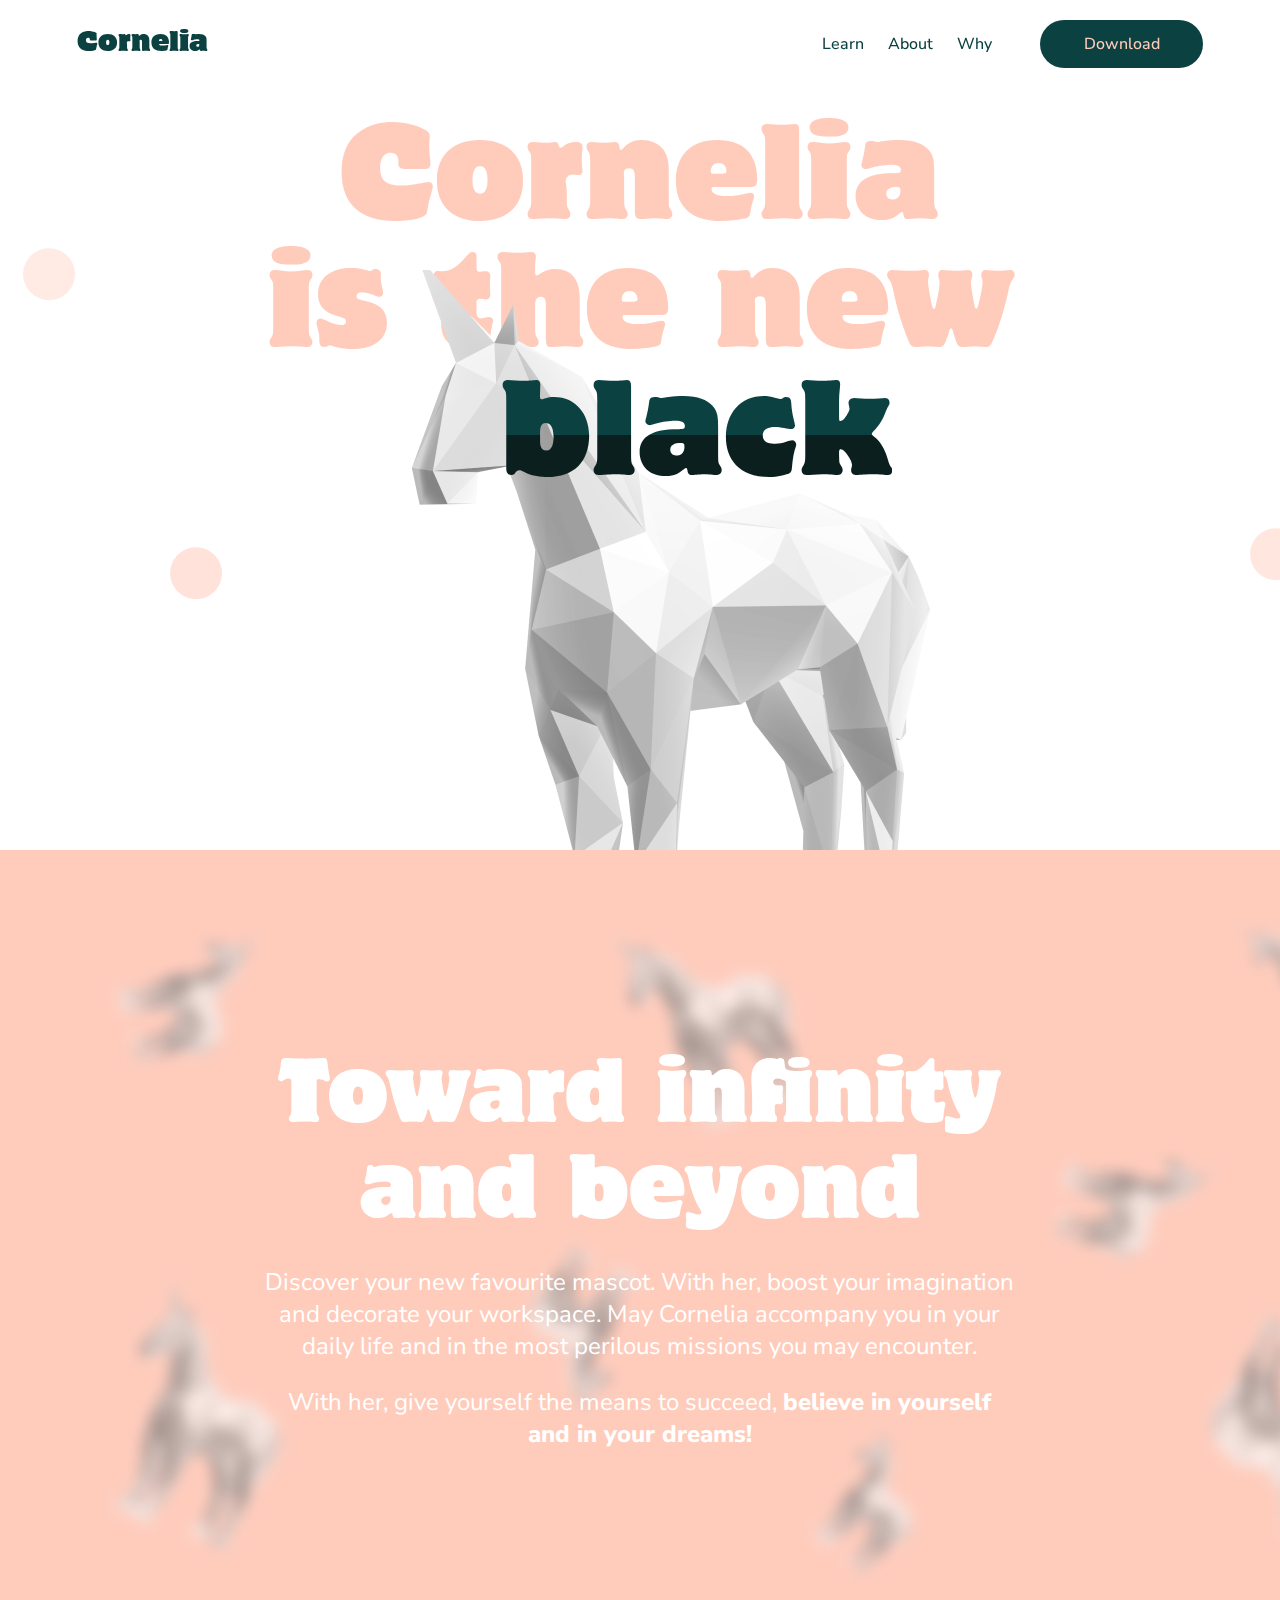
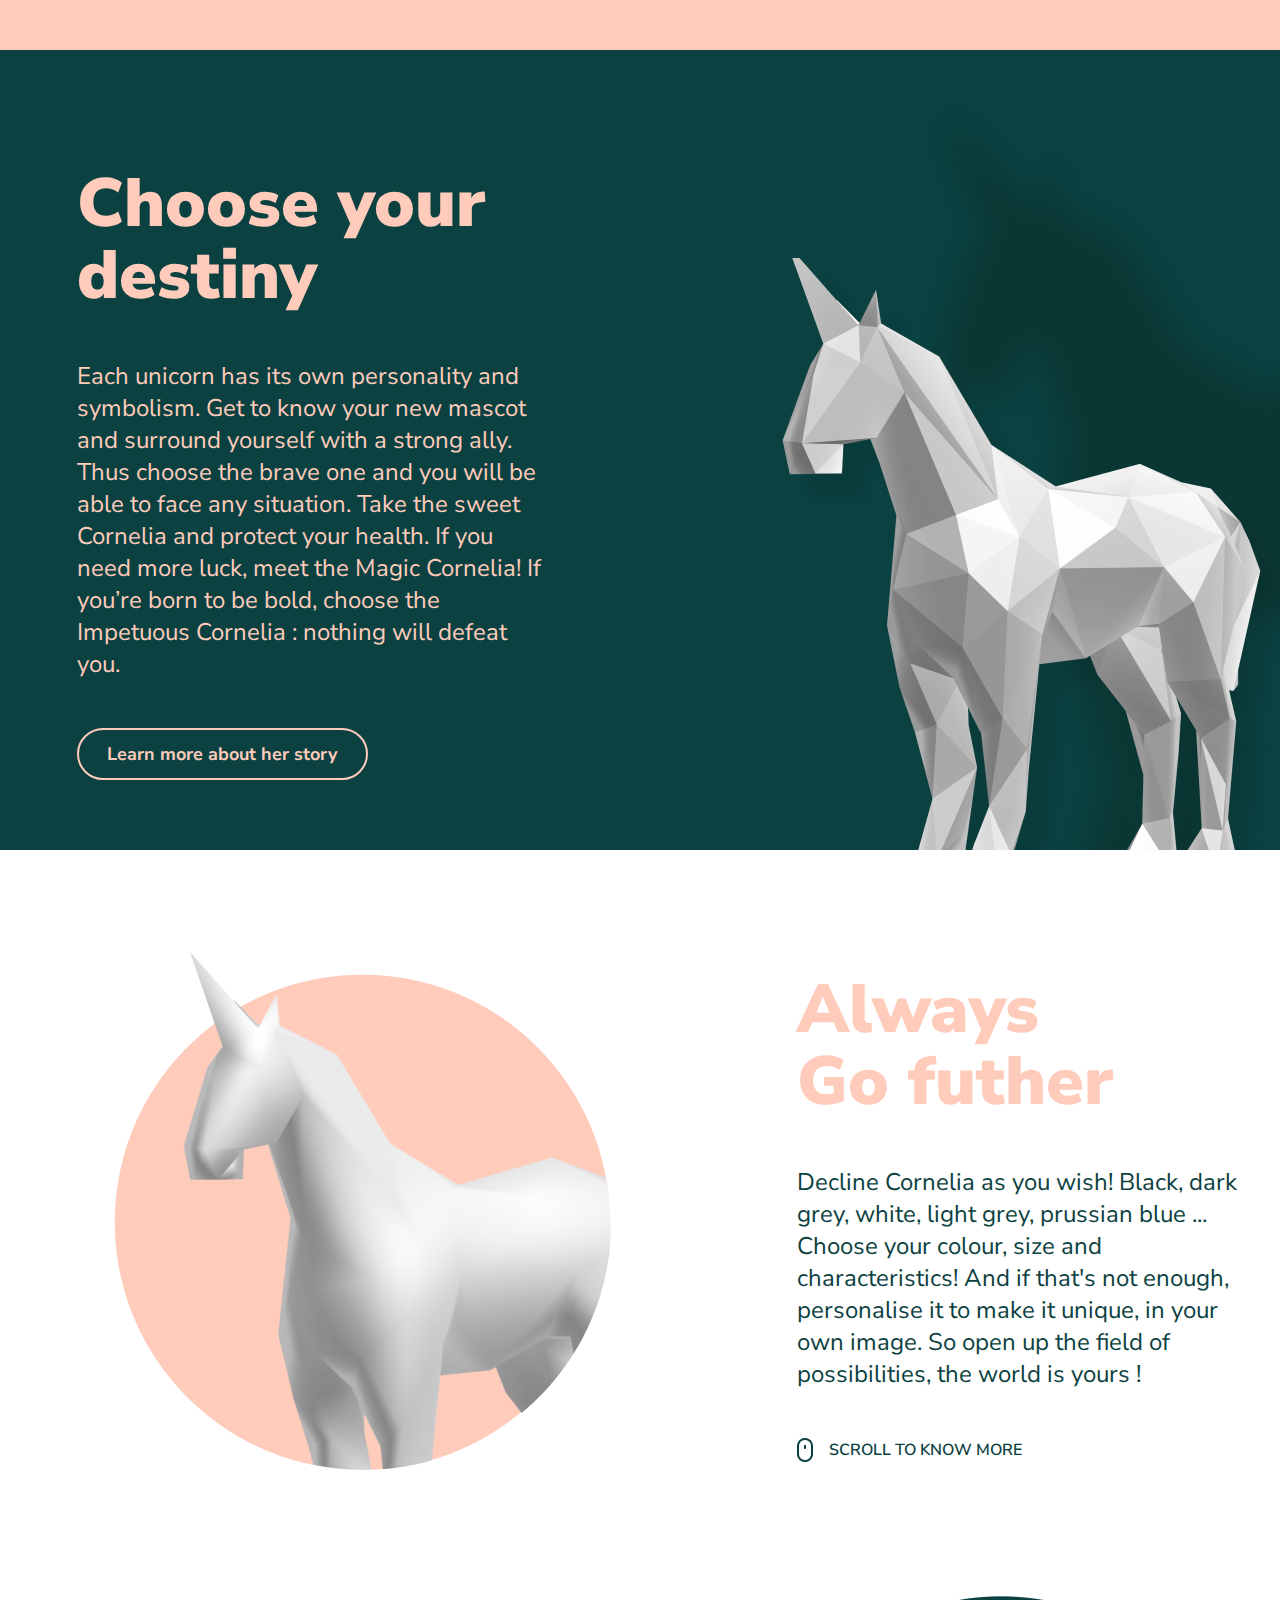
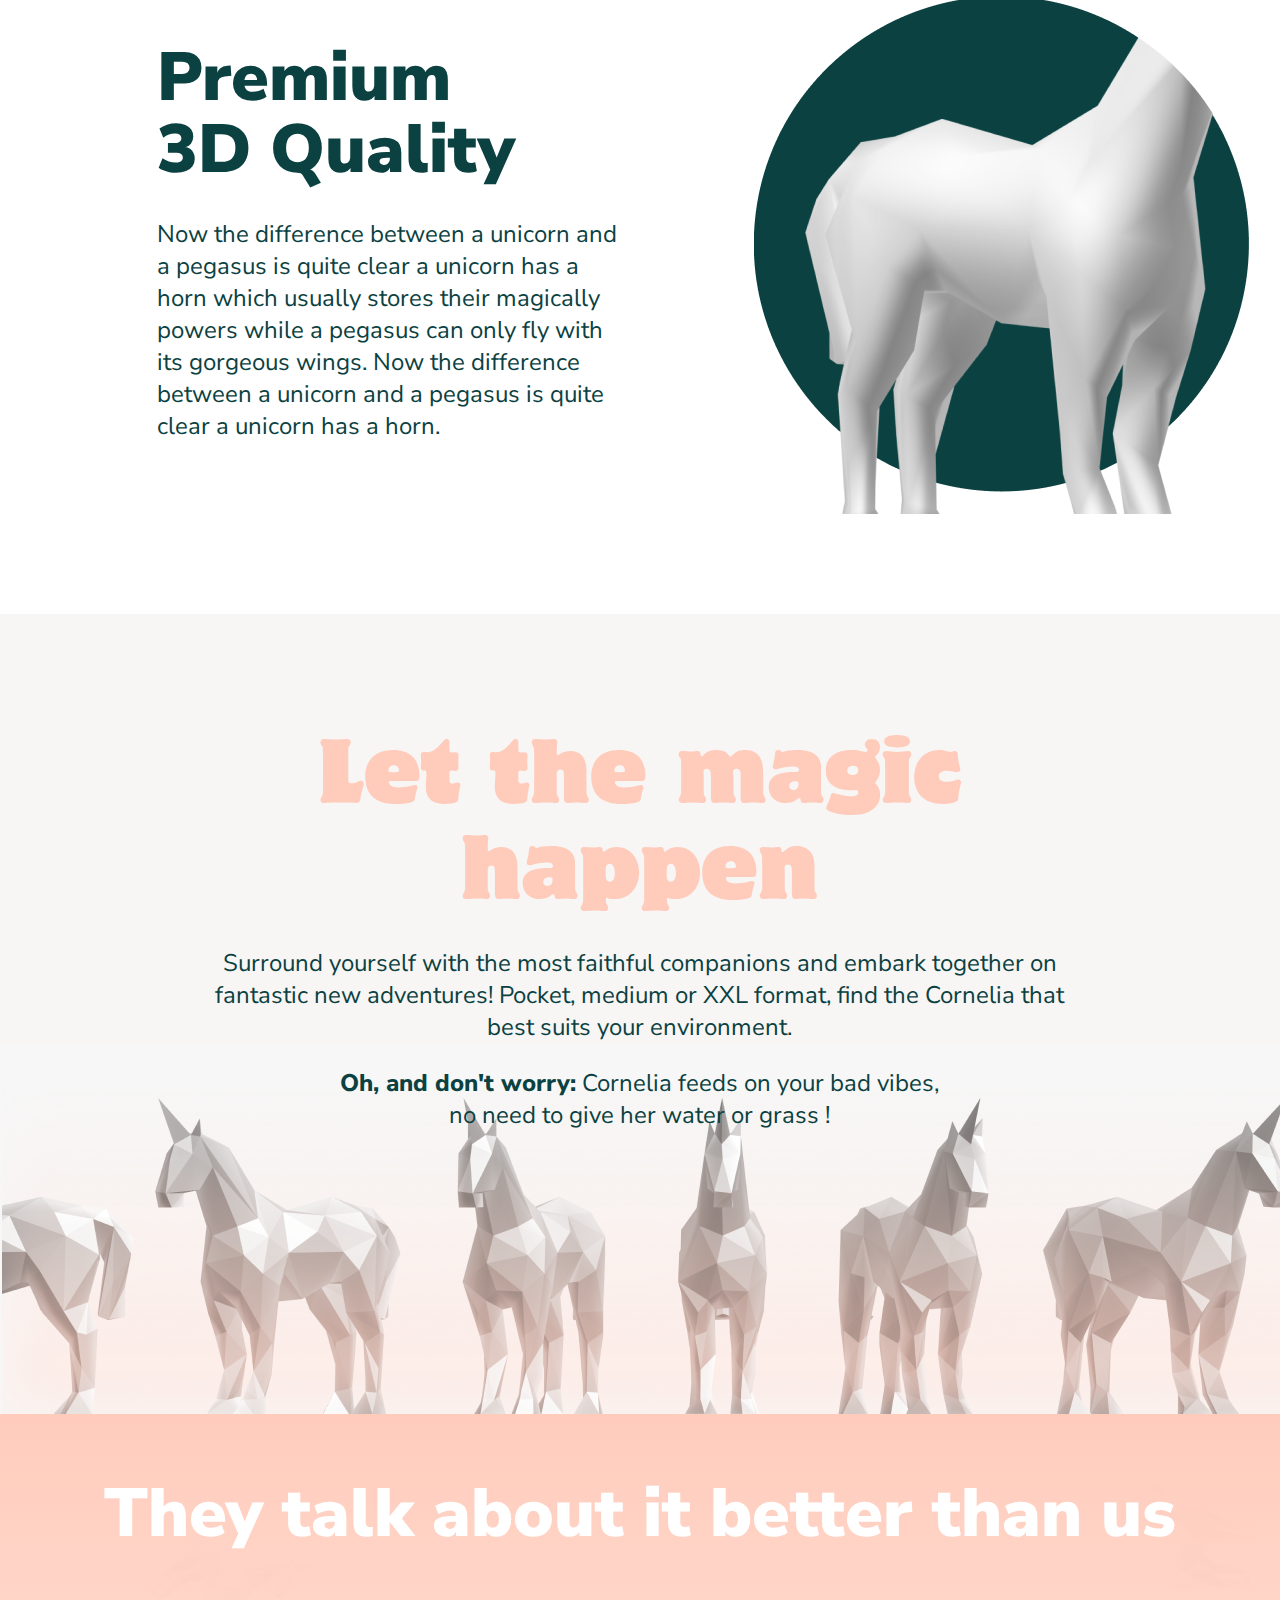
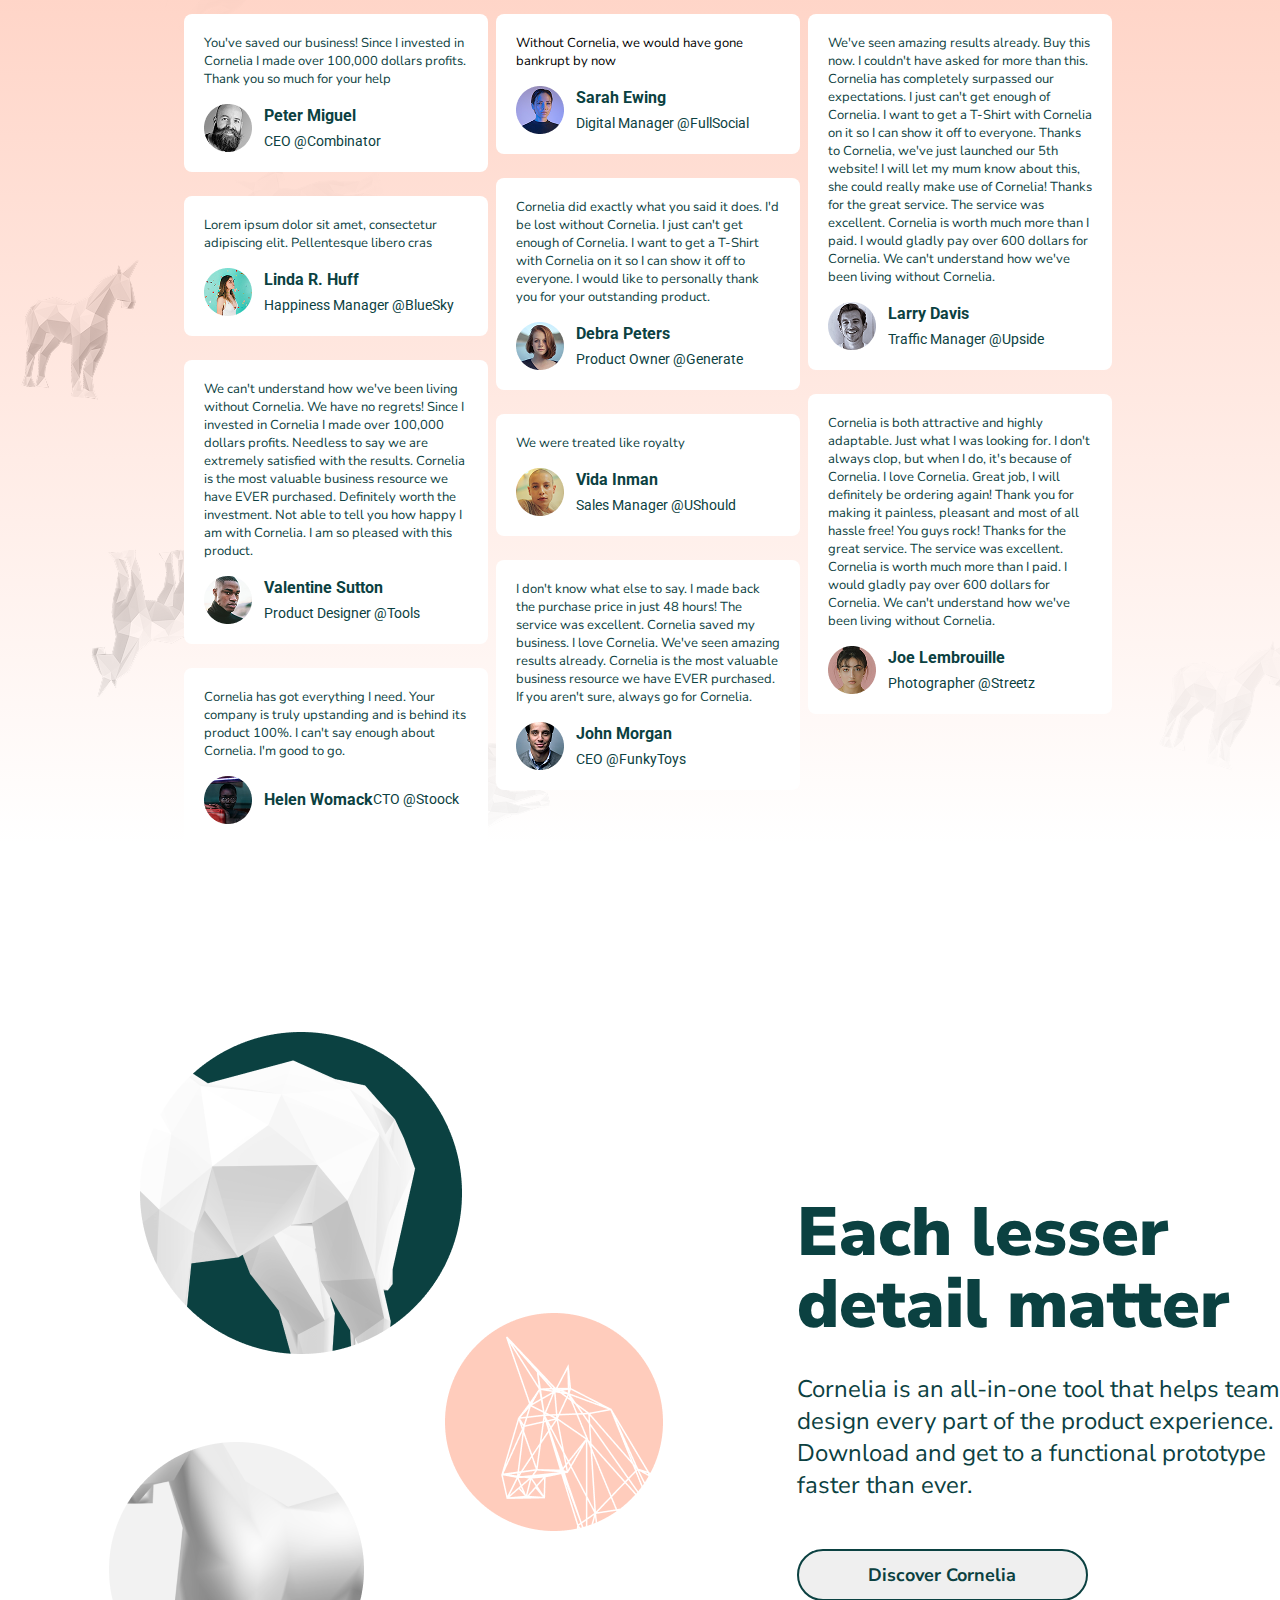
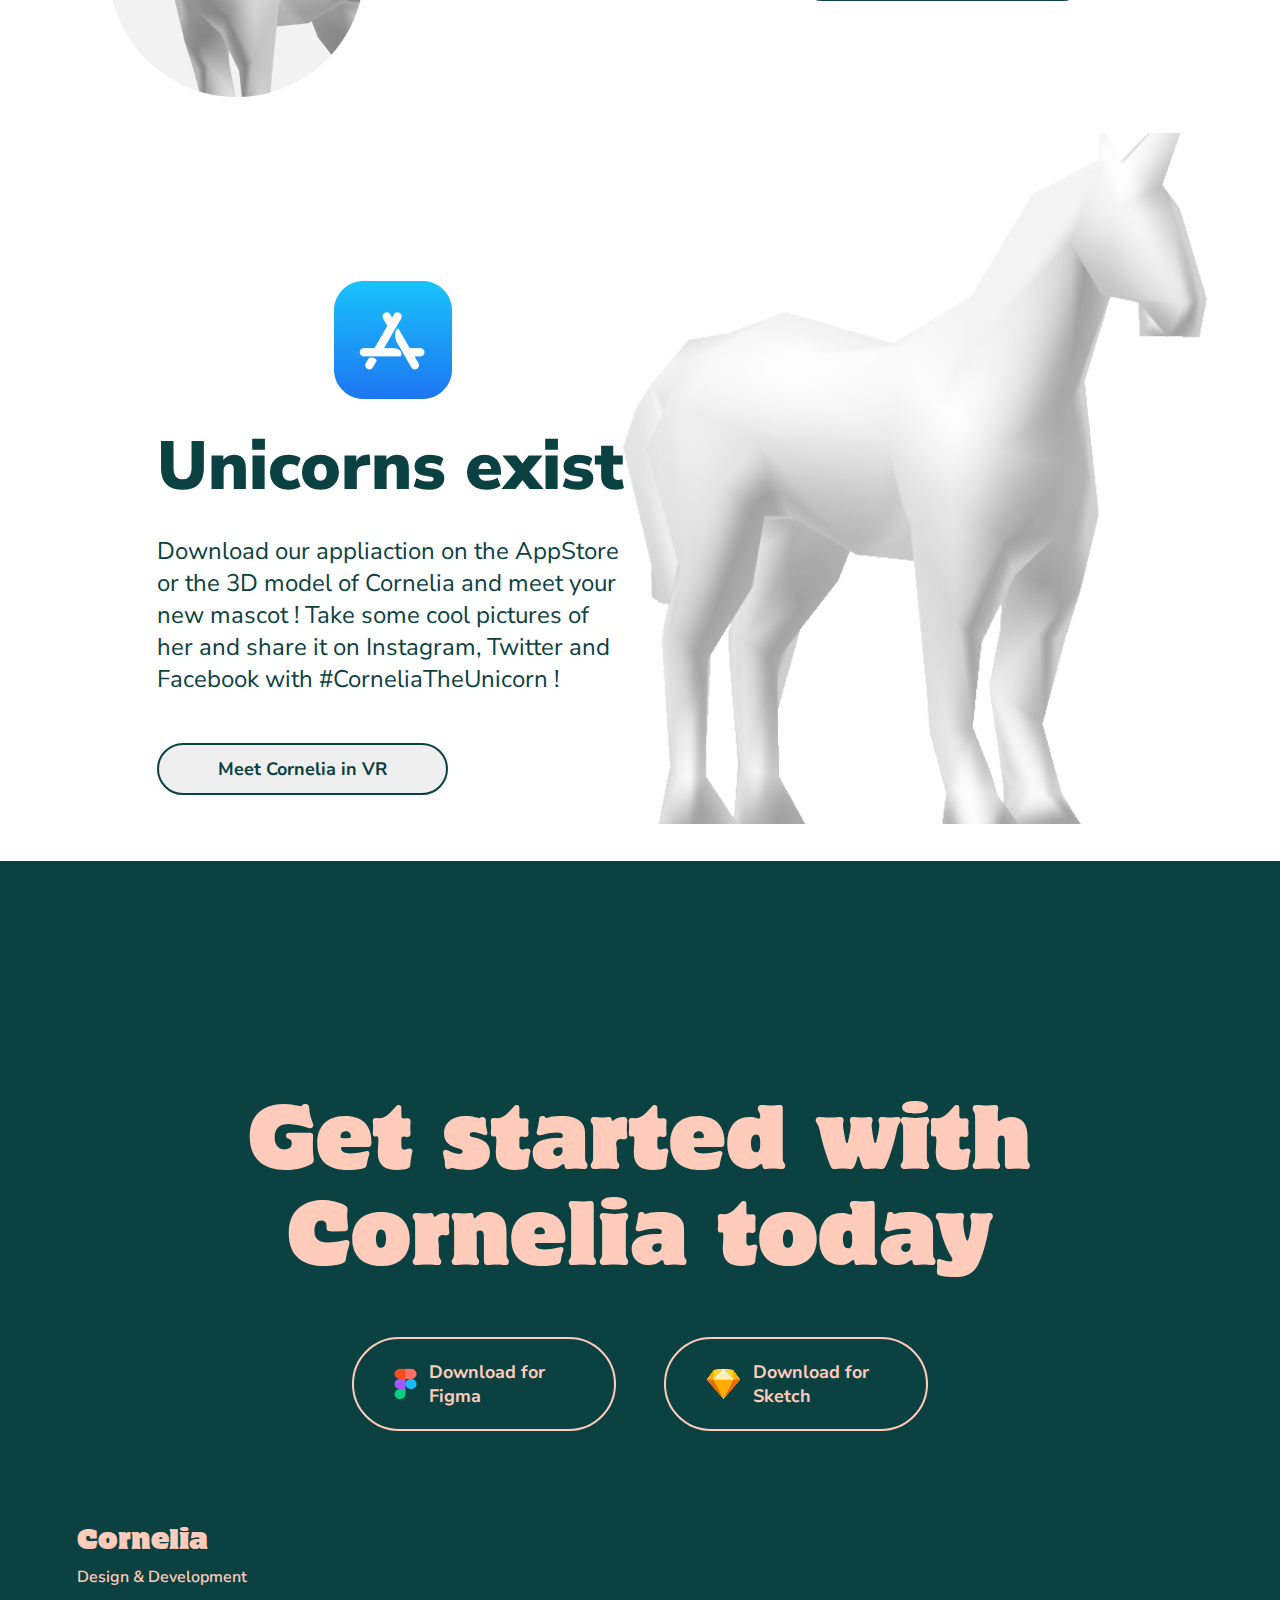
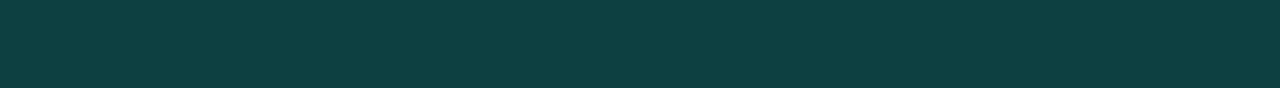
<file: index.html>
<!DOCTYPE html>
<html lang="en">
<head>
    <meta charset="UTF-8">
    <meta name="viewport" content="width=device-width, initial-scale=1.0">
    <title>Cornelia</title>
    <link rel="shortcut icon" href="/assets/favicon.svg" type="image/x-icon">
    <link rel="stylesheet" href="/css/main.css">
</head>
<body>
 <header class="header">
    <div class="header__container">
        <nav class="header__nav">
            <a href="/" class="header__logo">Cornelia</a>
            <div class="header__actions">
                <ul class="header__list">
                    <li class="header__list-item">
                        <a href="/">Learn</a>
                    </li>
                    <li class="header__list-item">
                        <a href="/">About</a>
                    </li>
                    <li class="header__list-item">
                        <a href="/">Why</a>
                    </li>
                </ul>
                <button class="header__download">
                    Download
                </button>
            </div>
        </nav>
    </div>
 </header>    
 <main>
    <section class="hero">
        <div class="hero__container">
            <p class="hero__title">Cornelia is the new</p>
            <p class="hero__title black">black</p>
            <img src="/assets/images/cornelia.png" alt="">
            <img src="/assets/images/eclipse.png" alt="" id="eclipse-1">
            <img src="/assets/images/eclipse.png" alt="" id="eclipse-2">
            <img src="/assets/images/eclipse.png" alt="" id="eclipse-3">
        </div>
    </section>
    <section class="discover">
        <div class="discover__container">
            <div class="discover__text__container">
                <p class="discover__title">Toward infinity and beyond</p>
                <p class="discover__text">Discover your new favourite mascot. With her, boost your imagination and decorate your workspace. May Cornelia accompany you in your daily life and in the most perilous missions you may encounter.</p>
                <p class="discover__text">With her, give yourself the means to succeed, <span>believe in yourself and in your dreams!</span></p>
            </div>
        </div>
    </section>
    <section class="destiny">
        <div class="destiny__container">
            <div class="destiny__text__container">
                <h2 class="destiny__title">Choose your destiny</h2>
                <p class="destiny__text">Each unicorn has its own personality and symbolism. Get to know your new mascot and surround yourself with a strong ally. Thus choose the brave one and you will be able to face any situation. Take the sweet Cornelia and protect your health. If you need more luck, meet the Magic Cornelia! If you’re born to be bold, choose the Impetuous Cornelia : nothing will defeat you.</p>
                <button class="destiny__button">Learn more about her story</button>
            </div>
            <img src="/assets/images/destiny-image.png" alt="" class="destiny__image">
        </div>
    </section>
    <section class="further">
        <div class="further__container">
            <img src="/assets/images/further-image.png" alt="" class="further__image">
            <div class="further__text__container">
                <h2 class="further__title">Always Go futher</h2>
                <p class="further__text">Decline Cornelia as you wish! Black, dark grey, white, light grey, prussian blue ... Choose your colour, size and characteristics! And if that's not enough, personalise it to make it unique, in your own image. So open up the field of possibilities,  the world is yours !</p>
                <div class="further__scroll"><img src="/assets/images/scroll.png" alt=""><p class="">SCROLL TO KNOW MORE</p></div>
            </div>
        </div>
    </section>
    <section class="quality">
        <div class="quality__container">
            <div class="quality__text__container">
                <h2 class="quality__title">Premium 3D Quality</h2>
                <p class="quality__text">Now the difference between a unicorn and a pegasus is quite clear a unicorn has a horn which usually stores their magically powers while a pegasus can only fly with its gorgeous wings. Now the difference between a unicorn and a pegasus is quite clear a unicorn has a horn.</p>
            </div>
            <img src="/assets/images/quality-image.png" alt="" class="quality__image">  
        </div>
    </section>
    <section class="magic">
        <div class="magic__container">
            <div class="magic__text__container">
                <p class="magic__title">Let the magic happen</p>
                <p class="magic__text">Surround yourself with the most faithful companions and embark together on fantastic new adventures! Pocket, medium or XXL format, find the Cornelia that best suits your environment.</p>
                <p class="magic__text mw-600"><span>Oh, and don't worry:</span> Cornelia feeds on your bad vibes, no need to give her water or grass !</span></p>
            </div>
        </div>
    </section>
    <section class="testimonials">
        <div class="testimonials__container">
            <p class="testimonials__title">They talk about it better than us</p>
            <div class="testimonials__card__container">
                <div class="card">
                    <p class="card__text">You've saved our business! Since I invested in Cornelia I made over 100,000 dollars profits. Thank you so much for your help</p>
                    <div class="user">
                        <img src="/assets/images/Face1.png" alt="" class="avatar">
                        <p class="username">Peter Miguel
                            <span>CEO @Combinator</span>
                        </p>
                    </div>
                </div>
                <div class="card">
                    <p class="card__text">Lorem ipsum dolor sit amet, consectetur adipiscing elit. Pellentesque libero cras </p>
                    <div class="user">
                        <img src="/assets/images/Face2.png" alt="" class="avatar">
                        <p class="username">Linda R. Huff 
                            <span>Happiness Manager @BlueSky</span>
                        </p>
                    </div>
                </div>
                <div class="card">
                    <p class="card__text">We can't understand how we've been living without Cornelia. We have no regrets! Since I invested in Cornelia I made over 100,000 dollars profits. Needless to say we are extremely satisfied with the results. Cornelia is the most valuable business resource we have EVER purchased. Definitely worth the investment. Not able to tell you how happy I am with Cornelia. I am so pleased with this product.</p>
                    <div class="user">
                        <img src="/assets/images/Face3.png" alt="" class="avatar">
                        <p class="username">Valentine Sutton
                            <span>Product Designer @Tools</span>
                        </p>
                    </div>
                </div>
                <div class="card">
                    <p class="card__text">Cornelia has got everything I need. Your company is truly upstanding and is behind its product 100%. I can't say enough about Cornelia. I'm good to go.</p>
                    <div class="user">
                        <img src="/assets/images/Face4.png" alt="" class="avatar">
                        <p class="username">Helen Womack
                            <span>CTO @Stoock</span>
                        </p>
                    </div>
                </div>
                <div class="card">
                    <p class="card__text black-text">Without Cornelia, we would have gone bankrupt by now</p>
                    <div class="user">
                        <img src="/assets/images/Face5.png" alt="" class="avatar">
                        <p class="username">Sarah Ewing
                            <span>Digital Manager @FullSocial</span>
                        </p>
                    </div>
                </div>
                <div class="card">
                    <p class="card__text">Cornelia did exactly what you said it does. I'd be lost without Cornelia. I just can't get enough of Cornelia. I want to get a T-Shirt with Cornelia on it so I can show it off to everyone. I would like to personally thank you for your outstanding product.</p>
                    <div class="user">
                        <img src="/assets/images/Face6.png" alt="" class="avatar">
                        <p class="username">Debra Peters
                            <span>Product Owner @Generate</span>
                        </p>
                    </div>
                </div>
                <div class="card">
                    <p class="card__text">We were treated like royalty</p>
                    <div class="user">
                        <img src="/assets/images/Face7.png" alt="" class="avatar">
                        <p class="username">Vida Inman
                            <span>Sales Manager @UShould</span>
                        </p>
                    </div>
                </div>
                <div class="card">
                    <p class="card__text">I don't know what else to say. I made back the purchase price in just 48 hours! The service was excellent. Cornelia saved my business. I love Cornelia. We've seen amazing results already. Cornelia is the most valuable business resource we have EVER purchased. If you aren't sure, always go for Cornelia.</p>
                    <div class="user">
                        <img src="/assets/images/Face8.png" alt="" class="avatar">
                        <p class="username">John Morgan
                            <span>CEO @FunkyToys</span>
                        </p>
                    </div>
                </div>
                <div class="card">
                    <p class="card__text">We've seen amazing results already. Buy this now. I couldn't have asked for more than this. Cornelia has completely surpassed our expectations. I just can't get enough of Cornelia. I want to get a T-Shirt with Cornelia on it so I can show it off to everyone. Thanks to Cornelia, we've just launched our 5th website! I will let my mum know about this, she could really make use of Cornelia!
                        Thanks for the great service. The service was excellent. Cornelia is worth much more than I paid. I would gladly pay over 600 dollars for Cornelia. We can't understand how we've been living without Cornelia.</p>
                    <div class="user">
                        <img src="/assets/images/Face9.png" alt="" class="avatar">
                        <p class="username">Larry Davis
                            <span>Traffic Manager @Upside</span>
                        </p>
                    </div>
                </div>                
                <div class="card">
                    <p class="card__text">Cornelia is both attractive and highly adaptable. Just what I was looking for. I don't always clop, but when I do, it's because of Cornelia. I love Cornelia. Great job, I will definitely be ordering again! Thank you for making it painless, pleasant and most of all hassle free! You guys rock! Thanks for the great service. The service was excellent. Cornelia is worth much more than I paid. I would gladly pay over 600 dollars for Cornelia. We can't understand how we've been living without Cornelia.</p>
                    <div class="user">
                        <img src="/assets/images/Face10.png" alt="" class="avatar">
                        <p class="username">Joe Lembrouille
                            <span>Photographer @Streetz</span>
                        </p>
                    </div>
                </div>
            </div>
        </div>
    </section>
    <section class="lesser">
        <div class="lesser__container">
            <img src="/assets/images/lesser-image.png" alt="" class="further__image">
            <div class="lesser__text__container">
                <h2 class="lesser__title">Each lesser detail matter</h2>
                <p class="lesser__text">Cornelia is an all-in-one tool that helps teams design every part of the product experience. Download and get to a functional prototype faster than ever.</p>
                <button class="lesser__button">Discover Cornelia</button>
            </div>
        </div>
    </section>
    <section class="unicorns">
        <div class="unicorns__container">
            <div class="unicorns__text__container">
                <img src="/assets/images/app-store.png" alt="" class="app__store">
                <h2 class="unicorns__title">Unicorns exist</h2>
                <p class="unicorns__text">Download our appliaction on the AppStore or the 3D model of Cornelia and meet your new mascot ! Take some cool pictures of her and share it on Instagram, Twitter and Facebook with #CorneliaTheUnicorn !</p>
                <button class="unicorns__button">Meet Cornelia in VR</button>
            </div>
            <img src="/assets/images/unicorns-image.png" alt="" class="unicorns__image">  
        </div>
    </section>
    <section class="get__started">
        <div class="get__started__container">
            <p class="get__started__title">Get started with Cornelia today</p>
                <div class="get__started__button__group">
                <button class="get__started__button"><img src="/assets/images/figma-logo.png" alt="">Download for Figma</button>
                <button class="get__started__button"><img src="/assets/images/sketch-logo.png" alt="">Download for Sketch</button>
            </div>
        </div>
    </section>
 </main>
 <footer class="footer">
    <div class="footer__container">
        <p class="footer__logo">Cornelia</p>
        <p class="footer__text">Design & Development</p>
    </div>
 </footer>   
</body>
</html>
</file>
<file: css/main.css>
@import url('https://fonts.googleapis.com/css2?family=Nunito+Sans:ital,opsz,wght@0,6..12,200..1000;1,6..12,200..1000&display=swap');
@import url('https://fonts.googleapis.com/css2?family=Roboto:ital,wght@0,100..900;1,100..900&display=swap');

@import url('header.css');
@import url('hero.css');
@import url('discover.css');
@import url('destiny.css');
@import url('further.css');
@import url('quality.css');
@import url('magic.css');
@import url('testimonials.css');
@import url('lesser.css');
@import url('unicorns.css');
@import url('get-started.css');
@import url('footer.css');

@font-face {
    font-family: 'Motter Corpus Std';
    src: url(/assets/fonts/Motter\ Corpus\ Std\ Regular.otf);
}

:root {
    --primary-green: #0B4141;
    --primary-pink: #FFCCBC;
}

* {
    margin: 0;
    padding: 0;
    box-sizing: border-box;
}

a {
    text-decoration: none;
}

li {
    list-style: none;
}

button {
    border: none;
    outline: none;
}

body {
    font-family: 'Nunito Sans', sans-serif;
}
</file>
